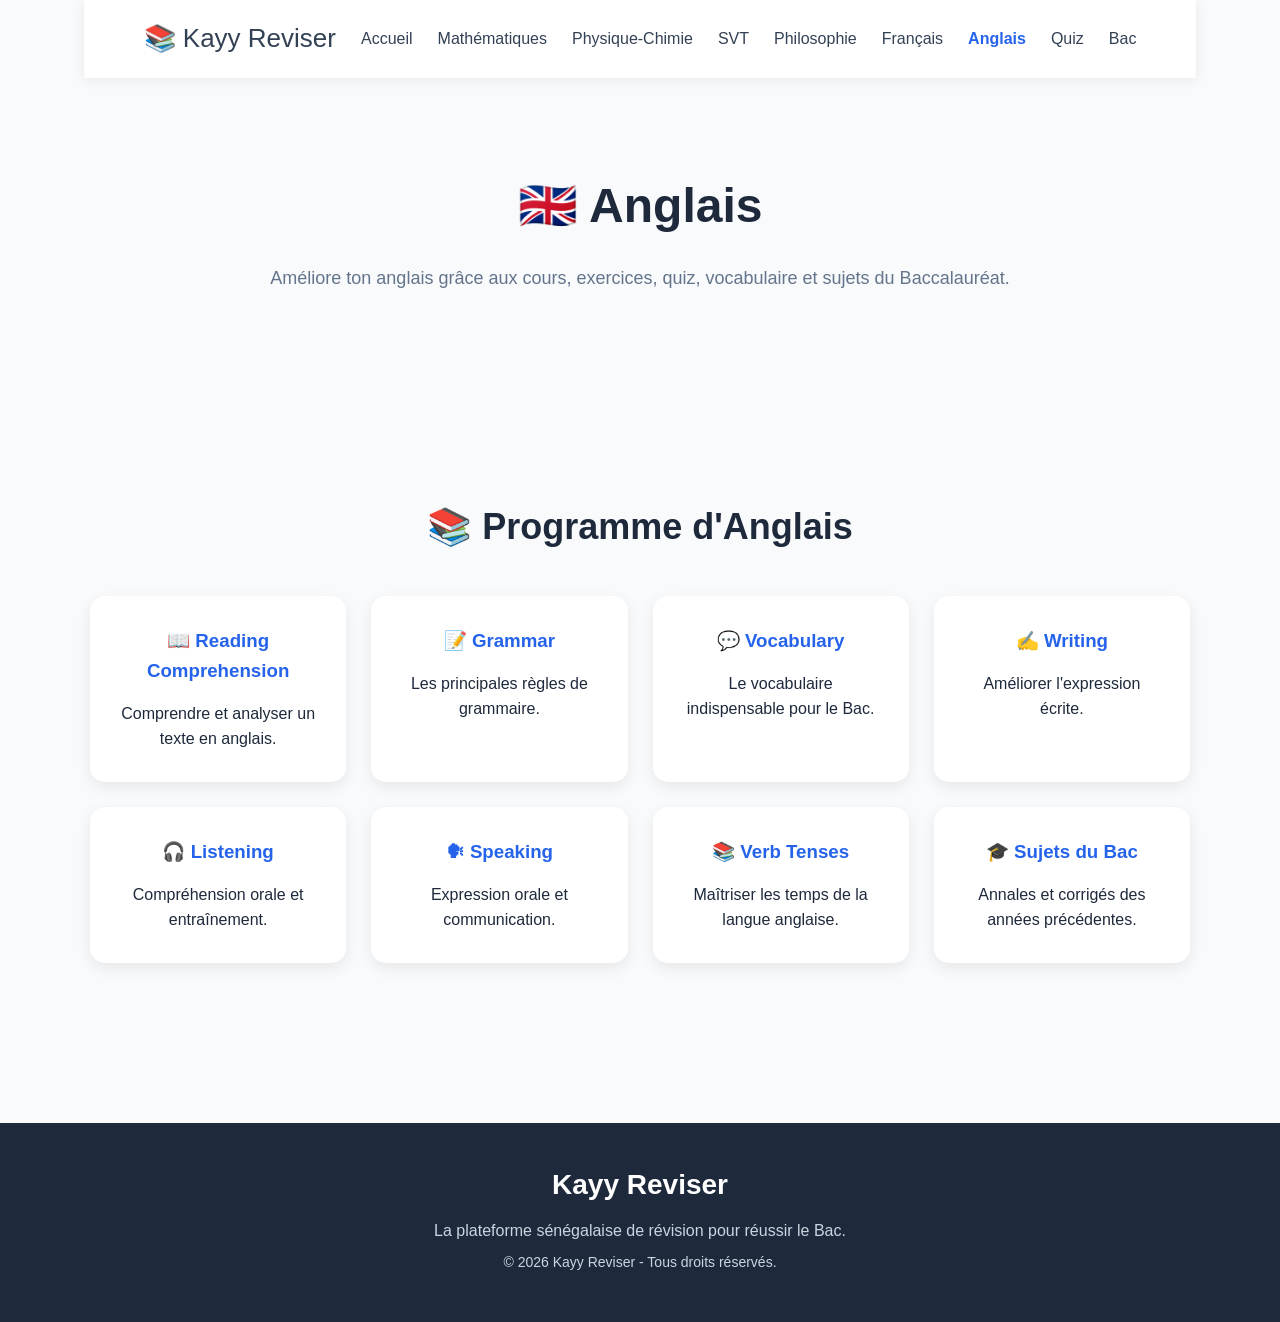
<file: pages/anglais .html>
<!DOCTYPE html>
<html lang="fr">

<head>
    <meta charset="UTF-8">
    <meta name="viewport" content="width=device-width, initial-scale=1.0">
    <title>Anglais | Kayy Reviser</title>
    <link rel="stylesheet" href="../assets/css/style.css">
</head>

<body>

<header>

    <nav class="navbar">

        <div class="logo">
            <a href="../index.html">📚 Kayy Reviser</a>
        </div>

        <ul class="nav-links">
            <li><a href="../index.html">Accueil</a></li>
            <li><a href="mathematiques.html">Mathématiques</a></li>
            <li><a href="physique-chimie.html">Physique-Chimie</a></li>
            <li><a href="svt.html">SVT</a></li>
            <li><a href="philosophie.html">Philosophie</a></li>
            <li><a href="francais.html">Français</a></li>
            <li><a href="anglais.html" class="active">Anglais</a></li>
            <li><a href="quiz.html">Quiz</a></li>
            <li><a href="#">Bac</a></li>
        </ul>

    </nav>

</header>

<section class="hero">

    <h1>🇬🇧 Anglais</h1>

    <p>
        Améliore ton anglais grâce aux cours, exercices,
        quiz, vocabulaire et sujets du Baccalauréat.
    </p>

</section>

<section class="chapters">

    <h2>📚 Programme d'Anglais</h2>

    <div class="subjects-grid">

        <div class="card">
            <h3>📖 Reading Comprehension</h3>
            <p>Comprendre et analyser un texte en anglais.</p>
        </div>

        <div class="card">
            <h3>📝 Grammar</h3>
            <p>Les principales règles de grammaire.</p>
        </div>

        <div class="card">
            <h3>💬 Vocabulary</h3>
            <p>Le vocabulaire indispensable pour le Bac.</p>
        </div>

        <div class="card">
            <h3>✍️ Writing</h3>
            <p>Améliorer l'expression écrite.</p>
        </div>

        <div class="card">
            <h3>🎧 Listening</h3>
            <p>Compréhension orale et entraînement.</p>
        </div>

        <div class="card">
            <h3>🗣 Speaking</h3>
            <p>Expression orale et communication.</p>
        </div>

        <div class="card">
            <h3>📚 Verb Tenses</h3>
            <p>Maîtriser les temps de la langue anglaise.</p>
        </div>

        <div class="card">
            <h3>🎓 Sujets du Bac</h3>
            <p>Annales et corrigés des années précédentes.</p>
        </div>

    </div>

</section>

<footer class="footer">

    <h3>Kayy Reviser</h3>

    <p>La plateforme sénégalaise de révision pour réussir le Bac.</p>

    <p class="copyright">
        © 2026 Kayy Reviser - Tous droits réservés.
    </p>

</footer>
<script src="../assets/js/script.js"></script>

</body>

</html>
</file>
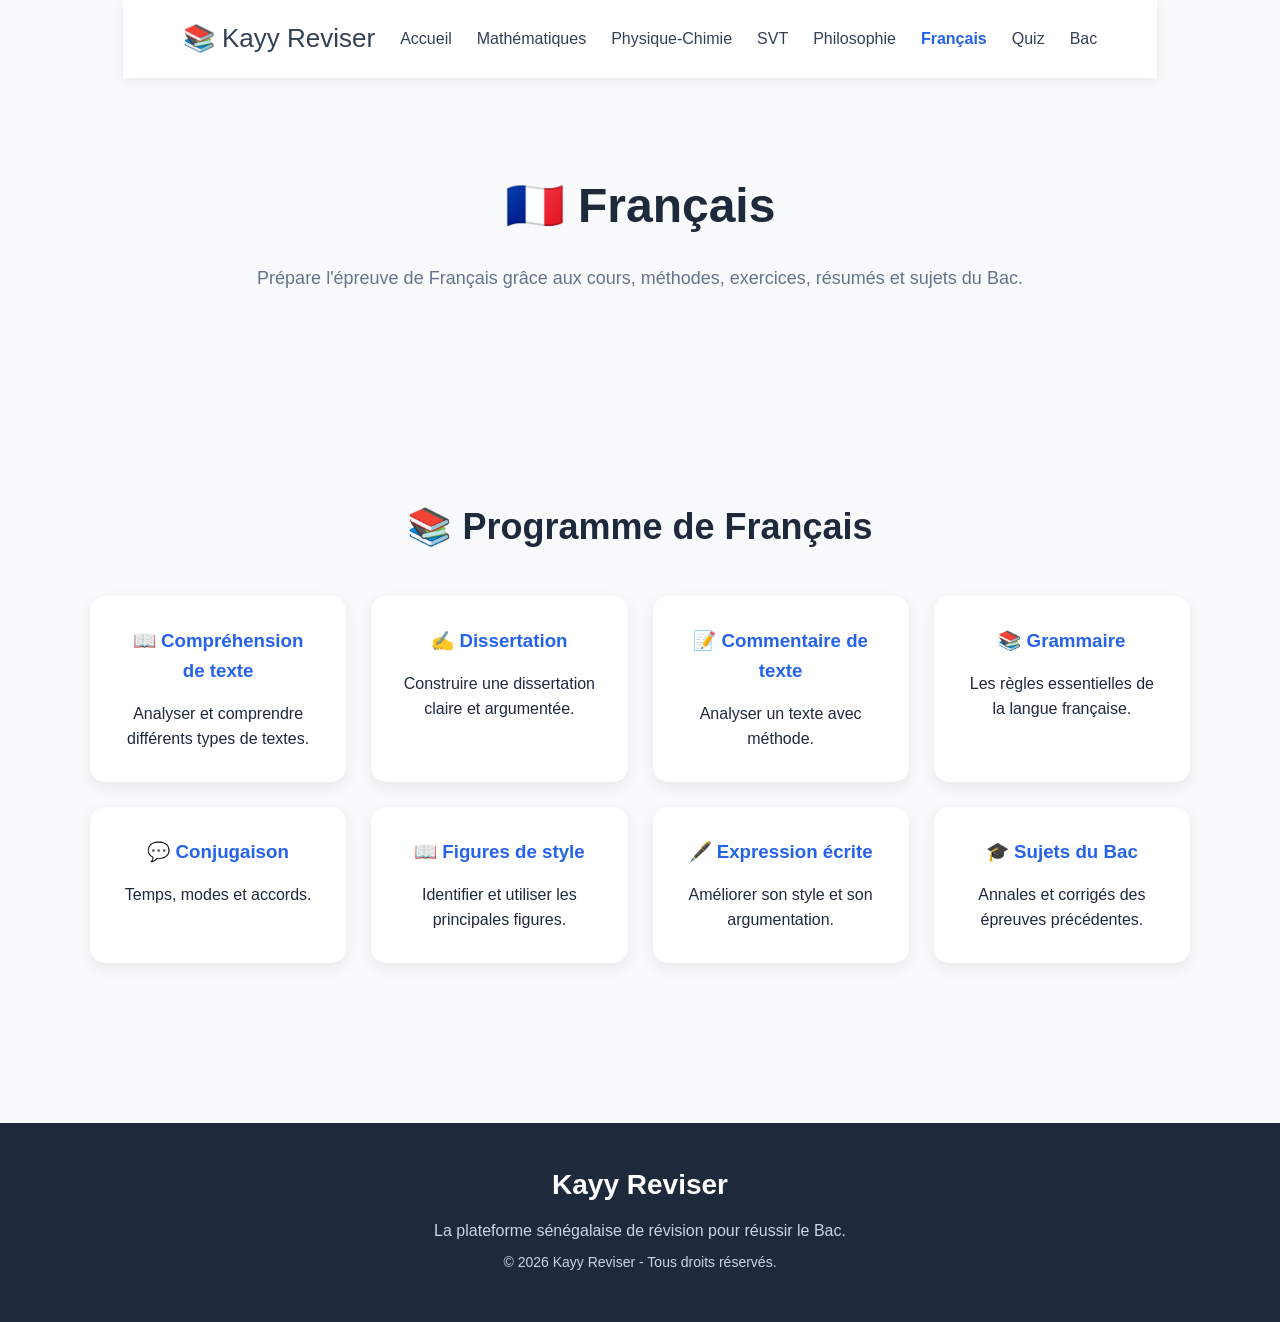
<file: pages/francais .html>
<!DOCTYPE html>
<html lang="fr">

<head>
    <meta charset="UTF-8">
    <meta name="viewport" content="width=device-width, initial-scale=1.0">
    <title>Français | Kayy Reviser</title>
    <link rel="stylesheet" href="../assets/css/style.css">
</head>

<body>

<header>

    <nav class="navbar">

        <div class="logo">
            <a href="../index.html">📚 Kayy Reviser</a>
        </div>

        <ul class="nav-links">
            <li><a href="../index.html">Accueil</a></li>
            <li><a href="mathematiques.html">Mathématiques</a></li>
            <li><a href="physique-chimie.html">Physique-Chimie</a></li>
            <li><a href="svt.html">SVT</a></li>
            <li><a href="philosophie.html">Philosophie</a></li>
            <li><a href="francais.html" class="active">Français</a></li>
            <li><a href="quiz.html">Quiz</a></li>
            <li><a href="#">Bac</a></li>
        </ul>

    </nav>

</header>

<section class="hero">

    <h1>🇫🇷 Français</h1>

    <p>
        Prépare l'épreuve de Français grâce aux cours,
        méthodes, exercices, résumés et sujets du Bac.
    </p>

</section>

<section class="chapters">

    <h2>📚 Programme de Français</h2>

    <div class="subjects-grid">

        <div class="card">
            <h3>📖 Compréhension de texte</h3>
            <p>Analyser et comprendre différents types de textes.</p>
        </div>

        <div class="card">
            <h3>✍️ Dissertation</h3>
            <p>Construire une dissertation claire et argumentée.</p>
        </div>

        <div class="card">
            <h3>📝 Commentaire de texte</h3>
            <p>Analyser un texte avec méthode.</p>
        </div>

        <div class="card">
            <h3>📚 Grammaire</h3>
            <p>Les règles essentielles de la langue française.</p>
        </div>

        <div class="card">
            <h3>💬 Conjugaison</h3>
            <p>Temps, modes et accords.</p>
        </div>

        <div class="card">
            <h3>📖 Figures de style</h3>
            <p>Identifier et utiliser les principales figures.</p>
        </div>

        <div class="card">
            <h3>🖋️ Expression écrite</h3>
            <p>Améliorer son style et son argumentation.</p>
        </div>

        <div class="card">
            <h3>🎓 Sujets du Bac</h3>
            <p>Annales et corrigés des épreuves précédentes.</p>
        </div>

    </div>

</section>

<footer class="footer">

    <h3>Kayy Reviser</h3>

    <p>La plateforme sénégalaise de révision pour réussir le Bac.</p>

    <p class="copyright">
        © 2026 Kayy Reviser - Tous droits réservés.
    </p>

</footer>
<script src="../assets/js/script.js"></script>

</body>

</html>
</file>
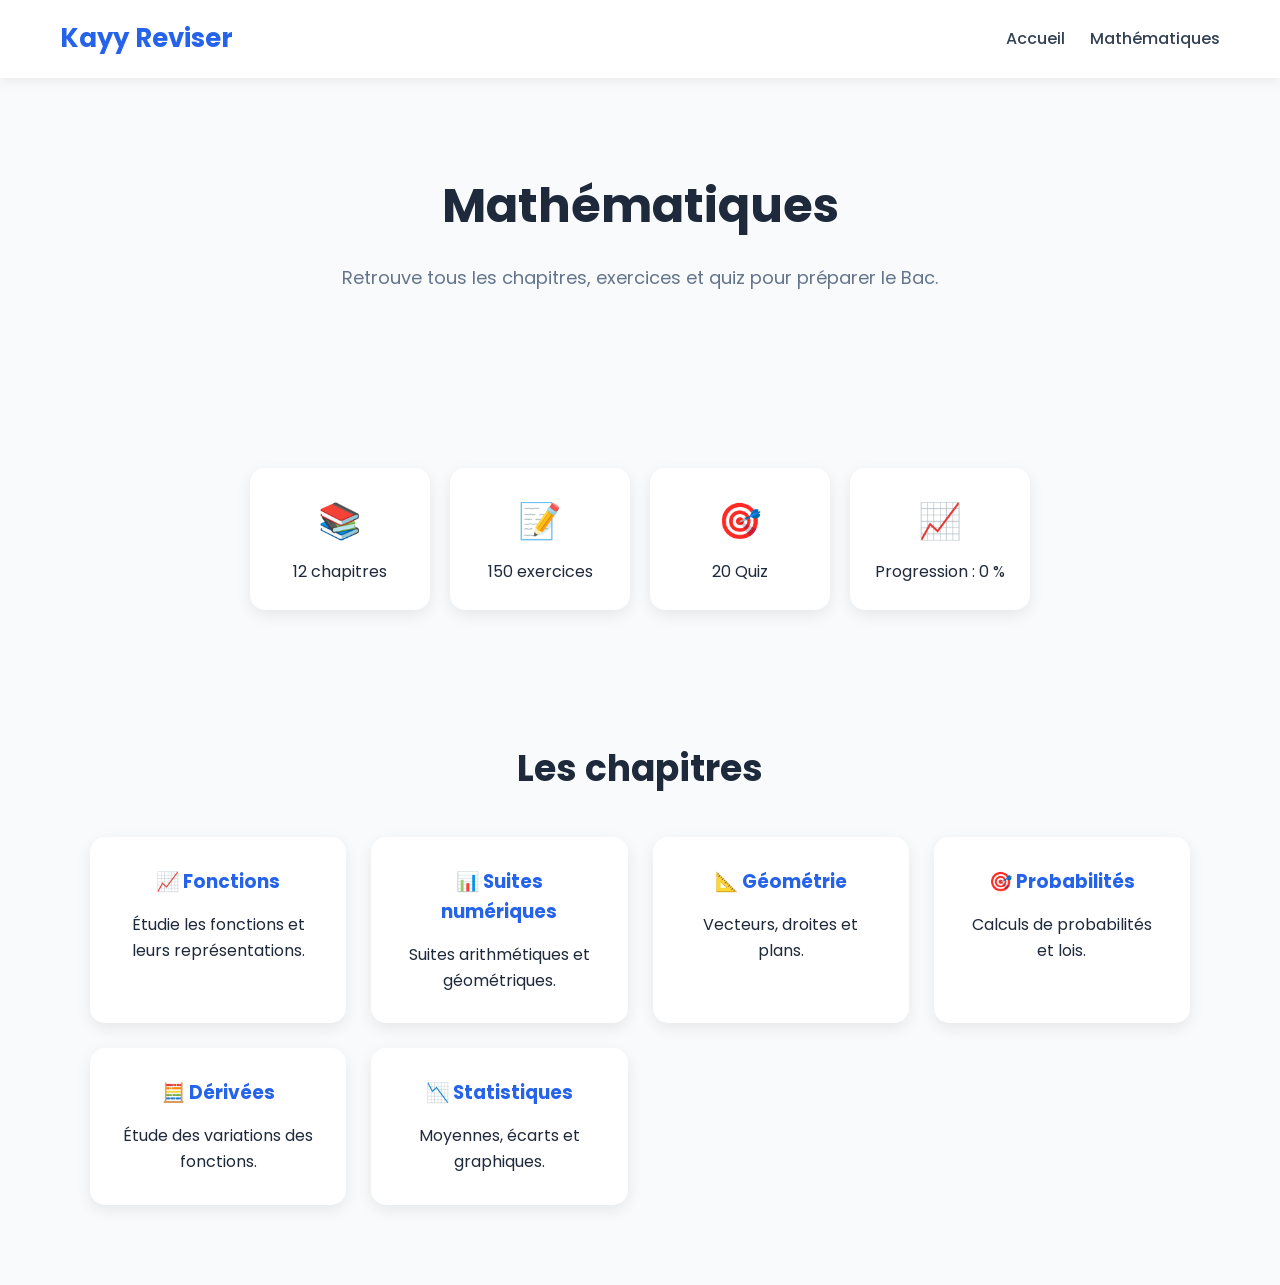
<file: pages/mathematiques.html>
<!DOCTYPE html>
<html lang="fr">

<head>

    <meta charset="UTF-8">

    <meta name="viewport" content="width=device-width, initial-scale=1.0">

    <title>Mathématiques | Kayy Reviser</title>

    <link rel="preconnect" href="https://fonts.googleapis.com">

    <link rel="preconnect" href="https://fonts.gstatic.com" crossorigin>

    <link href="https://fonts.googleapis.com/css2?family=Poppins:wght@300;400;500;600;700&display=swap" rel="stylesheet">

    <link rel="stylesheet" href="../assets/css/style.css">

</head>

<body>

<header class="navbar">

    <div class="logo">

        Kayy Reviser

    </div>

    <nav>

        <a href="../index.html">Accueil</a>

        <a href="#">Mathématiques</a>

    </nav>

</header>


<section class="hero">

    <div class="hero-content">

        <h1>Mathématiques</h1>

        <p>

            Retrouve tous les chapitres, exercices et quiz pour préparer le Bac.

        </p>

    </div>

</section>
<section class="stats">

    <div class="stat-card">
        <h3>📚</h3>
        <p>12 chapitres</p>
    </div>

    <div class="stat-card">
        <h3>📝</h3>
        <p>150 exercices</p>
    </div>

    <div class="stat-card">
        <h3>🎯</h3>
        <p>20 Quiz</p>
    </div>

    <div class="stat-card">
        <h3>📈</h3>
        <p>Progression : 0 %</p>
    </div>

</section>
<section class="chapters">

    <h2>Les chapitres</h2>

    <div class="subjects-grid">

        <div class="card">
            <h3>📈 Fonctions</h3>
            <p>Étudie les fonctions et leurs représentations.</p>
        </div>

        <div class="card">
            <h3>📊 Suites numériques</h3>
            <p>Suites arithmétiques et géométriques.</p>
        </div>

        <div class="card">
            <h3>📐 Géométrie</h3>
            <p>Vecteurs, droites et plans.</p>
        </div>

        <div class="card">
            <h3>🎯 Probabilités</h3>
            <p>Calculs de probabilités et lois.</p>
        </div>

        <div class="card">
            <h3>🧮 Dérivées</h3>
            <p>Étude des variations des fonctions.</p>
        </div>

        <div class="card">
            <h3>📉 Statistiques</h3>
            <p>Moyennes, écarts et graphiques.</p>
        </div>

    </div>

</section>
<script src="../assets/js/script.js"></script>

</body>

</html>
</file>
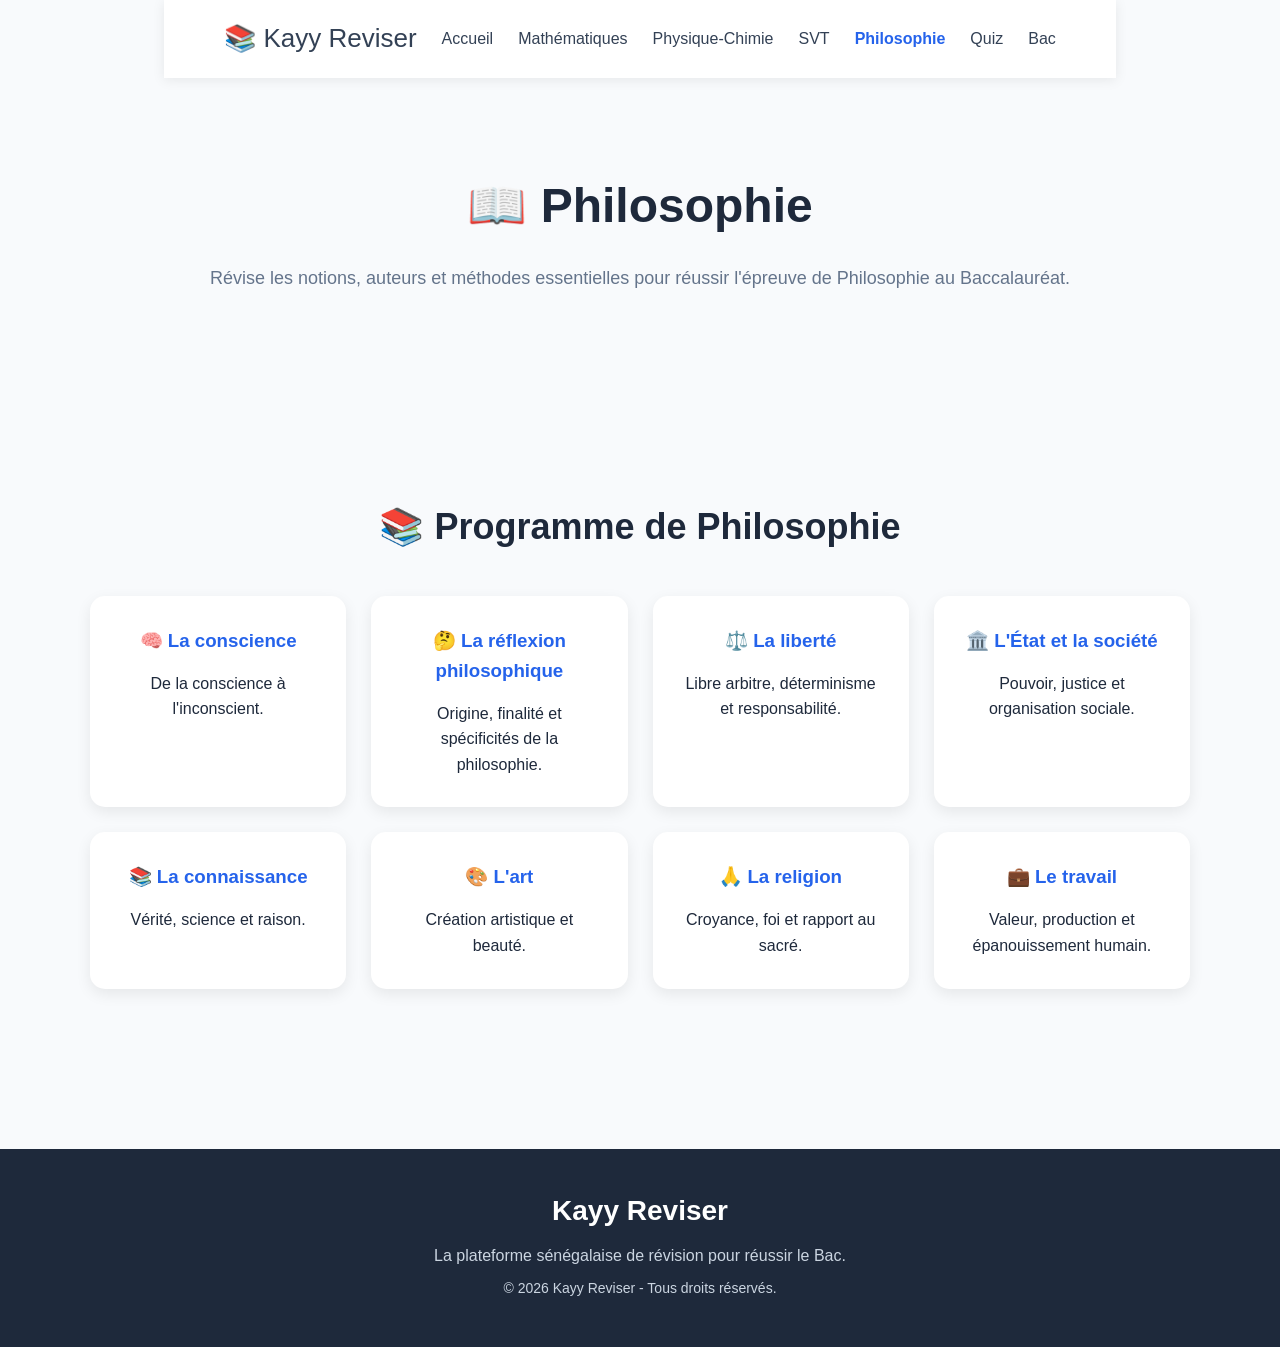
<file: pages/philosophie.html>
<!DOCTYPE html>
<html lang="fr">

<head>
    <meta charset="UTF-8">
    <meta name="viewport" content="width=device-width, initial-scale=1.0">
    <title>Philosophie | Kayy Reviser</title>
    <link rel="stylesheet" href="../assets/css/style.css">
</head>

<body>

<header>

    <nav class="navbar">

        <div class="logo">
            <a href="../index.html">📚 Kayy Reviser</a>
        </div>

        <ul class="nav-links">
            <li><a href="../index.html">Accueil</a></li>
            <li><a href="mathematiques.html">Mathématiques</a></li>
            <li><a href="physique-chimie.html">Physique-Chimie</a></li>
            <li><a href="svt.html">SVT</a></li>
            <li><a href="philosophie.html" class="active">Philosophie</a></li>
            <li><a href="quiz.html">Quiz</a></li>
            <li><a href="#">Bac</a></li>
        </ul>

    </nav>

</header>

<section class="hero">

    <h1>📖 Philosophie</h1>

    <p>
        Révise les notions, auteurs et méthodes essentielles
        pour réussir l'épreuve de Philosophie au Baccalauréat.
    </p>

</section>

<section class="chapters">

    <h2>📚 Programme de Philosophie</h2>

    <div class="subjects-grid">

        <div class="card">
            <h3>🧠 La conscience</h3>
            <p>De la conscience à l'inconscient.</p>
        </div>

        <div class="card">
            <h3>🤔 La réflexion philosophique</h3>
            <p>Origine, finalité et spécificités de la philosophie.</p>
        </div>

        <div class="card">
            <h3>⚖️ La liberté</h3>
            <p>Libre arbitre, déterminisme et responsabilité.</p>
        </div>

        <div class="card">
            <h3>🏛️ L'État et la société</h3>
            <p>Pouvoir, justice et organisation sociale.</p>
        </div>

        <div class="card">
            <h3>📚 La connaissance</h3>
            <p>Vérité, science et raison.</p>
        </div>

        <div class="card">
            <h3>🎨 L'art</h3>
            <p>Création artistique et beauté.</p>
        </div>

        <div class="card">
            <h3>🙏 La religion</h3>
            <p>Croyance, foi et rapport au sacré.</p>
        </div>

        <div class="card">
            <h3>💼 Le travail</h3>
            <p>Valeur, production et épanouissement humain.</p>
        </div>

    </div>

</section>

<footer class="footer">

    <h3>Kayy Reviser</h3>

    <p>La plateforme sénégalaise de révision pour réussir le Bac.</p>

    <p class="copyright">
        © 2026 Kayy Reviser - Tous droits réservés.
    </p>

</footer>
<script src="../assets/js/script.js"></script>

</body>

</html>
</file>
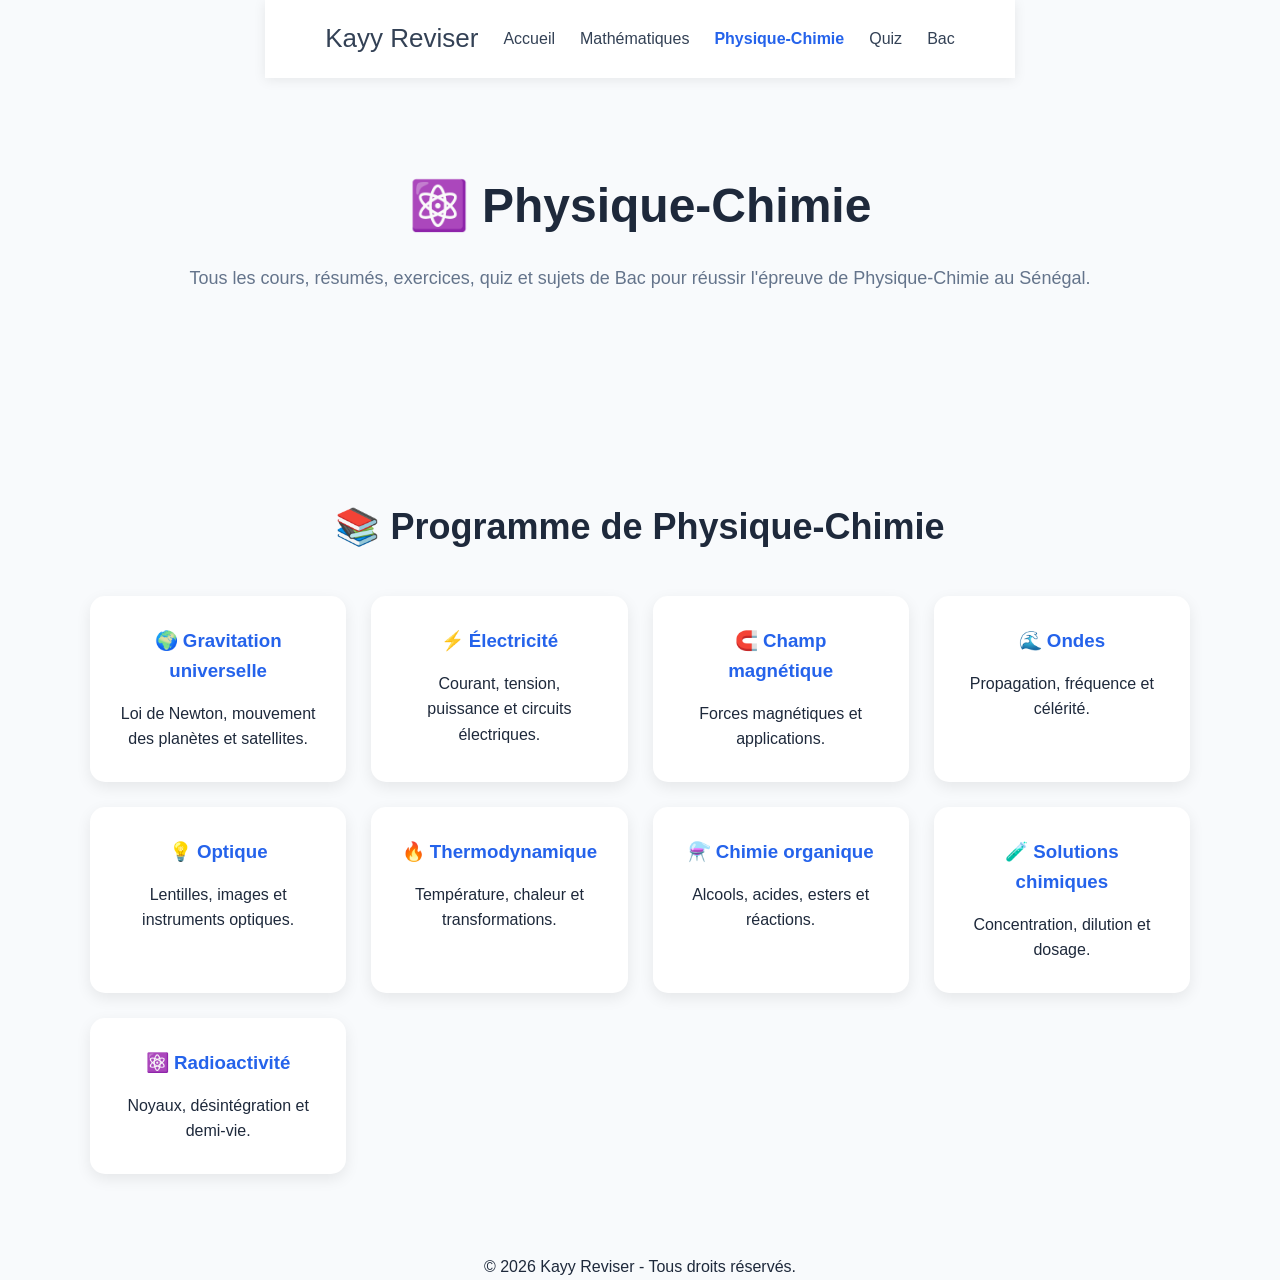
<file: pages/physique-chimie.html>
<!DOCTYPE html>
<html lang="fr">

<head>

    <meta charset="UTF-8">

    <meta name="viewport" content="width=device-width, initial-scale=1.0">

    <title>Physique-Chimie | Kayy Reviser</title>

    <link rel="stylesheet" href="../assets/css/style.css">

</head>

<body>

<header>
    <nav class="navbar">
        <div class="logo">
            <a href="../index.html">Kayy Reviser</a>
        </div>

        <ul class="nav-links">
            <li><a href="../index.html">Accueil</a></li>
            <li><a href="mathematiques.html">Mathématiques</a></li>
            <li><a href="physique-chimie.html" class="active">Physique-Chimie</a></li>
            <li><a href="quiz.html">Quiz</a></li>
            <li><a href="#">Bac</a></li>
        </ul>
    </nav>
</header>

<section class="hero">
    <h1>⚛️ Physique-Chimie</h1>

    <p>
        Tous les cours, résumés, exercices, quiz et sujets de Bac
        pour réussir l'épreuve de Physique-Chimie au Sénégal.
    </p>
</section>

<section class="chapters">

    <h2>📚 Programme de Physique-Chimie</h2>

    <div class="subjects-grid">

        <a href="#" class="card">
            <h3>🌍 Gravitation universelle</h3>
            <p>Loi de Newton, mouvement des planètes et satellites.</p>
        </a>

        <a href="#" class="card">
            <h3>⚡ Électricité</h3>
            <p>Courant, tension, puissance et circuits électriques.</p>
        </a>

        <a href="#" class="card">
            <h3>🧲 Champ magnétique</h3>
            <p>Forces magnétiques et applications.</p>
        </a>

        <a href="#" class="card">
            <h3>🌊 Ondes</h3>
            <p>Propagation, fréquence et célérité.</p>
        </a>

        <a href="#" class="card">
            <h3>💡 Optique</h3>
            <p>Lentilles, images et instruments optiques.</p>
        </a>

        <a href="#" class="card">
            <h3>🔥 Thermodynamique</h3>
            <p>Température, chaleur et transformations.</p>
        </a>

        <a href="#" class="card">
            <h3>⚗️ Chimie organique</h3>
            <p>Alcools, acides, esters et réactions.</p>
        </a>

        <a href="#" class="card">
            <h3>🧪 Solutions chimiques</h3>
            <p>Concentration, dilution et dosage.</p>
        </a>

        <a href="#" class="card">
            <h3>⚛️ Radioactivité</h3>
            <p>Noyaux, désintégration et demi-vie.</p>
        </a>

    </div>

</section>
<footer>
    <p>© 2026 Kayy Reviser - Tous droits réservés.</p>
</footer>
<script src="../assets/js/script.js"></script>

</body>
</html>
</body>

</html>
</file>
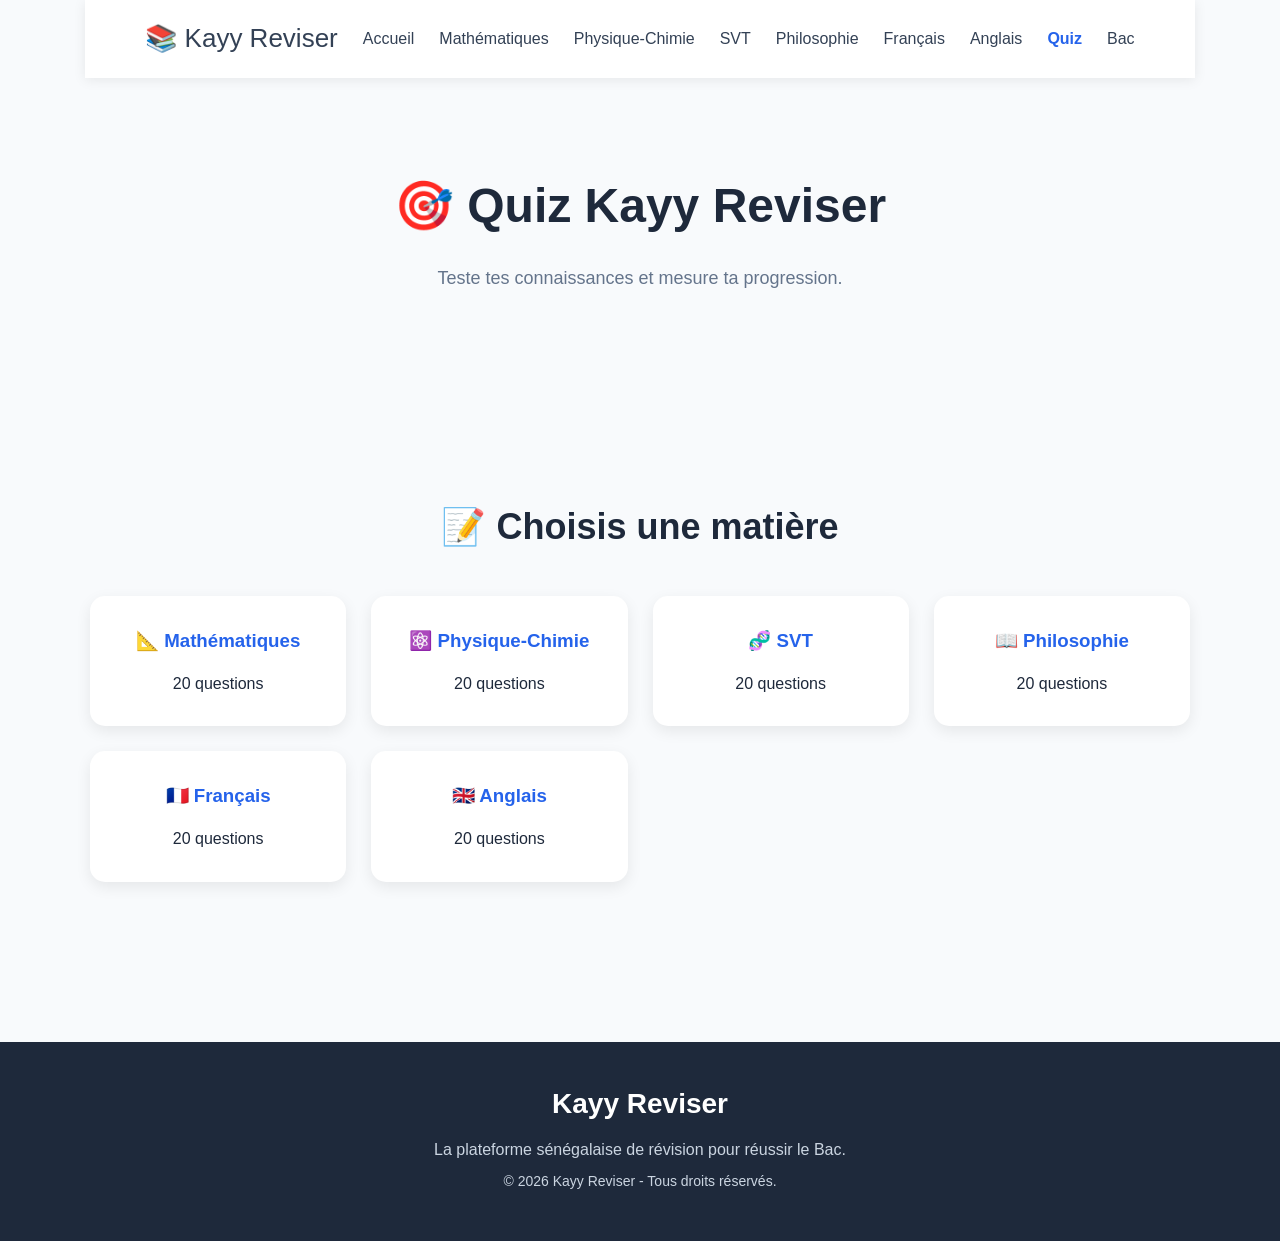
<file: pages/quiz.html>
<!DOCTYPE html>
<html lang="fr">

<head>
    <meta charset="UTF-8">
    <meta name="viewport" content="width=device-width, initial-scale=1.0">
    <title>Quiz | Kayy Reviser</title>
    <link rel="stylesheet" href="../assets/css/style.css">
</head>

<body>

<header>

    <nav class="navbar">

        <div class="logo">
            <a href="../index.html">📚 Kayy Reviser</a>
        </div>

        <ul class="nav-links">
            <li><a href="../index.html">Accueil</a></li>
            <li><a href="mathematiques.html">Mathématiques</a></li>
            <li><a href="physique-chimie.html">Physique-Chimie</a></li>
            <li><a href="svt.html">SVT</a></li>
            <li><a href="philosophie.html">Philosophie</a></li>
            <li><a href="francais.html">Français</a></li>
            <li><a href="anglais.html">Anglais</a></li>
            <li><a href="quiz.html" class="active">Quiz</a></li>
            <li><a href="#">Bac</a></li>
        </ul>

    </nav>

</header>

<section class="hero">

    <h1>🎯 Quiz Kayy Reviser</h1>

    <p>
        Teste tes connaissances et mesure ta progression.
    </p>

</section>

<section class="chapters">

    <h2>📝 Choisis une matière</h2>

    <div class="subjects-grid">

        <a href="#" class="card" data-subject="math">
            <h3>📐 Mathématiques</h3>
            <p>20 questions</p>
        </a>

        <a href="#" class="card" data-subject="pc">
            <h3>⚛️ Physique-Chimie</h3>
            <p>20 questions</p>
        </a>

        <a href="#" class="card" data-subject="svt">
            <h3>🧬 SVT</h3>
            <p>20 questions</p>
        </a>

        <a href="#" class="card" data-subject="philo">
            <h3>📖 Philosophie</h3>
            <p>20 questions</p>
        </a>

        <a href="#" class="card" data-subject="fr">
            <h3>🇫🇷 Français</h3>
            <p>20 questions</p>
        </a>

        <a href="#" class="card" data-subject="en">
            <h3>🇬🇧 Anglais</h3>
            <p>20 questions</p>
        </a>

    </div>

</section>

<section id="quiz-container" style="display:none;">
    <p id="progress"></p>
    <div class="progress-bar">
    <div id="progress-fill"></div>
</div>

    <h2 id="question"></h2>

    <div id="answers"></div>

    <button id="next-btn" class="btn-primary">
        Question suivante
    </button>
    <button id="restart-btn" class="btn-secondary" style="display:none;">
    🔄 Recommencer
</button>

</section>

<footer class="footer">

    <h3>Kayy Reviser</h3>

    <p>La plateforme sénégalaise de révision pour réussir le Bac.</p>

    <p class="copyright">
        © 2026 Kayy Reviser - Tous droits réservés.
    </p>

</footer>

<button id="backToTop" class="back-to-top">↑</button>

<script src="../assets/js/script.js"></script>

</body>

</html>
</file>
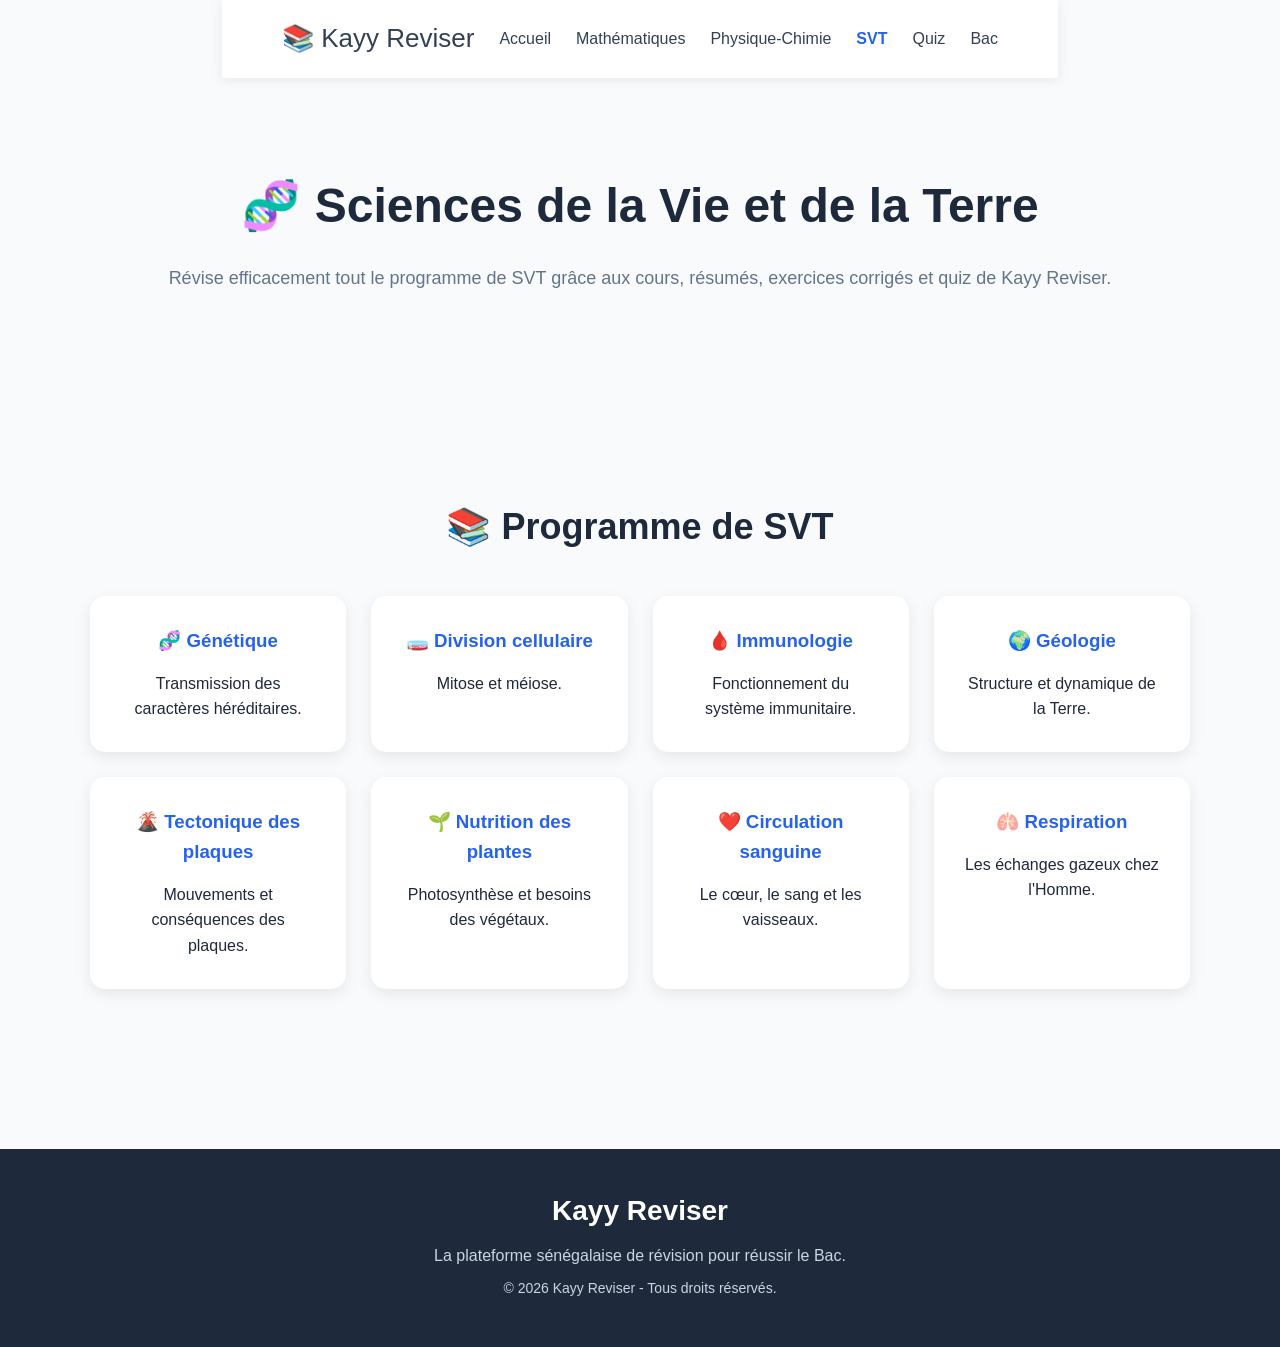
<file: pages/svt.html>
<!DOCTYPE html>
<html lang="fr">

<head>
    <meta charset="UTF-8">
    <meta name="viewport" content="width=device-width, initial-scale=1.0">
    <title>SVT | Kayy Reviser</title>
    <link rel="stylesheet" href="../assets/css/style.css">
</head>

<body>
    <header>

    <nav class="navbar">

        <div class="logo">
            <a href="../index.html">📚 Kayy Reviser</a>
        </div>

        <ul class="nav-links">
            <li><a href="../index.html">Accueil</a></li>
            <li><a href="mathematiques.html">Mathématiques</a></li>
            <li><a href="physique-chimie.html">Physique-Chimie</a></li>
            <li><a href="svt.html" class="active">SVT</a></li>
            <li><a href="quiz.html">Quiz</a></li>
            <li><a href="#">Bac</a></li>
        </ul>

    </nav>

</header>
<section class="hero">

    <h1>🧬 Sciences de la Vie et de la Terre</h1>

    <p>
        Révise efficacement tout le programme de SVT grâce aux cours,
        résumés, exercices corrigés et quiz de Kayy Reviser.
    </p>

</section>
<section class="chapters">

    <h2>📚 Programme de SVT</h2>

    <div class="subjects-grid">

        <div class="card">
            <h3>🧬 Génétique</h3>
            <p>Transmission des caractères héréditaires.</p>
        </div>

        <div class="card">
            <h3>🧫 Division cellulaire</h3>
            <p>Mitose et méiose.</p>
        </div>

        <div class="card">
            <h3>🩸 Immunologie</h3>
            <p>Fonctionnement du système immunitaire.</p>
        </div>

        <div class="card">
            <h3>🌍 Géologie</h3>
            <p>Structure et dynamique de la Terre.</p>
        </div>

        <div class="card">
            <h3>🌋 Tectonique des plaques</h3>
            <p>Mouvements et conséquences des plaques.</p>
        </div>

        <div class="card">
            <h3>🌱 Nutrition des plantes</h3>
            <p>Photosynthèse et besoins des végétaux.</p>
        </div>

        <div class="card">
            <h3>❤️ Circulation sanguine</h3>
            <p>Le cœur, le sang et les vaisseaux.</p>
        </div>

        <div class="card">
            <h3>🫁 Respiration</h3>
            <p>Les échanges gazeux chez l'Homme.</p>
        </div>

    </div>

</section>
<footer class="footer">

    <h3>Kayy Reviser</h3>

    <p>La plateforme sénégalaise de révision pour réussir le Bac.</p>

    <p class="copyright">
        © 2026 Kayy Reviser - Tous droits réservés.
    </p>

</footer>
<script src="../assets/js/script.js"></script>

</body>

</html>
</file>
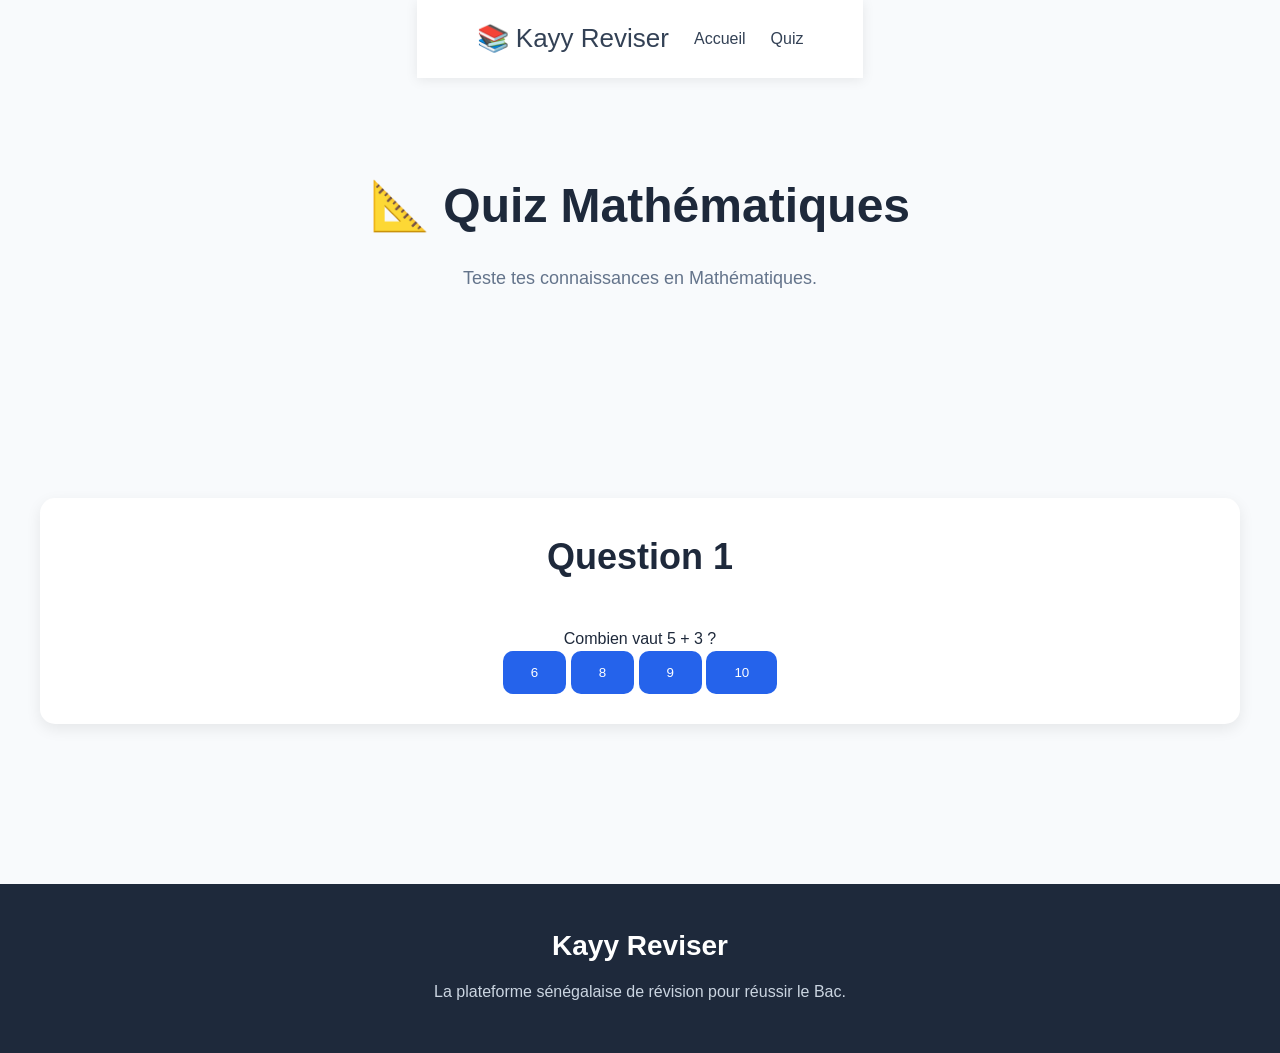
<file: quiz/mathematiques.html>
<!DOCTYPE html>
<html lang="fr">

<head>
    <meta charset="UTF-8">
    <meta name="viewport" content="width=device-width, initial-scale=1.0">
    <title>Quiz Mathématiques | Kayy Reviser</title>

    <link rel="stylesheet" href="../assets/css/style.css">
</head>

<body>

<header>

    <nav class="navbar">

        <div class="logo">
            <a href="../index.html">📚 Kayy Reviser</a>
        </div>

        <ul class="nav-links">
            <li><a href="../index.html">Accueil</a></li>
            <li><a href="../pages/quiz.html">Quiz</a></li>
        </ul>

    </nav>

</header>

<section class="hero">

    <h1>📐 Quiz Mathématiques</h1>

    <p>
        Teste tes connaissances en Mathématiques.
    </p>

</section>

<section class="chapters">

    <div class="card">

        <h2>Question 1</h2>

        <p>Combien vaut 5 + 3 ?</p>

        <button class="btn-primary">6</button>

        <button class="btn-primary">8</button>

        <button class="btn-primary">9</button>

        <button class="btn-primary">10</button>

    </div>

</section>

<footer class="footer">

    <h3>Kayy Reviser</h3>

    <p>La plateforme sénégalaise de révision pour réussir le Bac.</p>

</footer>

<script src="../assets/js/script.js"></script>

</body>

</html>
</file>
<file: assets/css/style.css>
/* ===== RESET ===== */

* {
    margin: 0;
    padding: 0;
    box-sizing: border-box;
}

body {
    font-family: 'Poppins', sans-serif;
    background: #F8FAFC;
    color: #1E293B;
    display: flex;
    flex-direction: column;
    align-items: center;
    line-height: 1.6;
}

a {
    text-decoration: none;
    color: inherit;
}

button {
    cursor: pointer;
    border: none;
    font-family: inherit;
}
/* ===== NAVBAR ===== */







.auth button {
    margin-left: 10px;
    padding: 8px 14px;
    border-radius: 8px;
    font-weight: 500;
}

.btn-login {
    background: transparent;
    border: 1px solid #2563EB;
    color: #2563EB;
}

.btn-register {
    background: #2563EB;
    color: white;
}

/* ===== NAVBAR ===== */

.navbar{
    width:100%;
    background:white;
    padding:18px 60px;

    display:flex;
    justify-content:space-between;
    align-items:center;

    box-shadow:0 2px 12px rgba(0,0,0,.08);
    position:sticky;
    top:0;
    z-index:100;
}

.logo{
    color:#2563EB;
    font-size:26px;
    font-weight:700;
}
.nav-links{
    list-style:none;
    display:flex;
    gap:25px;
    align-items:center;
}

.nav-links li{
    list-style:none;
}

.nav-links a{
    color:#334155;
    font-weight:500;
    transition:.3s;
}

.nav-links a:hover{
    color:#2563EB;
}

.nav-links .active{
    color:#2563EB;
    font-weight:700;
}

nav{
    display:flex;
    gap:25px;
}

nav a{

    color:#334155;
    font-weight:500;
    transition:.3s;

}

nav a:hover{

    color:#2563EB;

}
/* ===== HERO ===== */

.hero{
    width:100%;
    text-align:center;
    padding:90px 20px;
}

.hero h1{
    font-size:48px;
    color:#1E293B;
    margin-bottom:20px;
}

.hero p{
    font-size:18px;
    color:#64748B;
    margin-bottom:35px;
}

.hero-buttons{
    display:flex;
    justify-content:center;
    gap:20px;
}

.btn-primary{
    background:#2563EB;
    color:white;
    padding:14px 28px;
    border-radius:10px;
}

.btn-secondary{
    background:white;
    color:#2563EB;
    border:2px solid #2563EB;
    padding:14px 28px;
    border-radius:10px;
}
/* ===== EFFETS DES BOUTONS ===== */

.btn-primary:hover{
    background:#1E40AF;
    transform:translateY(-3px);
    transition:0.3s;
}

.btn-secondary:hover{
    background:#2563EB;
    color:white;
    transform:translateY(-3px);
    transition:0.3s;
}
/* ===== MATIÈRES ===== */

.subjects{
    width:100%;
    padding:80px 40px;
    text-align:center;
}

.subjects h2{
    font-size:36px;
    margin-bottom:40px;
    color:#1E293B;
}

.subjects-grid{
    display:grid;
    grid-template-columns:repeat(auto-fit,minmax(250px,1fr));
    gap:25px;
    max-width:1100px;
    margin:auto;
}

.card{
    display:block;
    background:white;
    padding:30px;
    border-radius:15px;
    box-shadow:0 5px 15px rgba(0,0,0,.08);
    transition:.3s;
    text-decoration:none;
    color:inherit;
}

.card:hover{
    transform:translateY(-8px);
    box-shadow:0 10px 25px rgba(37,99,235,.20);
}

.card h3{
    color:#2563EB;
    margin-bottom:15px;
}
/* ===== POURQUOI KAYY REVISER ===== */

.features{
    width:100%;
    padding:80px 40px;
    background:#EFF6FF;
    text-align:center;
}

.features h2{
    font-size:36px;
    margin-bottom:40px;
    color:#1E293B;
}

.features-grid{
    display:grid;
    grid-template-columns:repeat(auto-fit,minmax(280px,1fr));
    gap:25px;
    max-width:1100px;
    margin:auto;
}

.feature{
    background:white;
    padding:30px;
    border-radius:15px;
    box-shadow:0 5px 15px rgba(0,0,0,.08);
    transition:.3s;
}

.feature:hover{
    transform:translateY(-8px);
}

.feature h3{
    color:#2563EB;
    margin-bottom:15px;
}
/* ===== FOOTER ===== */

.footer{
    width:100%;
    background:#1E293B;
    color:white;
    text-align:center;
    padding:40px 20px;
    margin-top:80px;
}

.footer h3{
    font-size:28px;
    margin-bottom:10px;
}

.footer p{
    color:#CBD5E1;
    margin:8px 0;
}

.copyright{
    margin-top:20px;
    font-size:14px;
}
/* ===== CHAPITRES ===== */

.chapters{
    width:100%;
    padding:80px 40px;
    text-align:center;
}

.chapters h2{
    font-size:36px;
    margin-bottom:40px;
    color:#1E293B;
}
.card-link{
    text-decoration: none;
    color: inherit;
}
/* ===== STATISTIQUES ===== */

.stats{

    display:grid;

    grid-template-columns:repeat(auto-fit,minmax(150px,1fr));
    gap:20px;

    max-width:1100px;

    margin:50px auto;

    padding:0 30px;

}

.stat-card{

    background:white;

    border-radius:15px;

    padding:25px;

    text-align:center;

    box-shadow:0 5px 15px rgba(0,0,0,.08);

    transition:.3s;

}

.stat-card:hover{

    transform:translateY(-6px);

}

.stat-card h3{

    font-size:35px;

    margin-bottom:10px;

}
/* ===========================
   RESPONSIVE
=========================== */
@media (max-width:768px){

    body{
        overflow-x:hidden;
    }

    .navbar{
        flex-direction:column;
        gap:15px;
        padding:20px;
    }

    .nav-links{
        flex-wrap:wrap;
        justify-content:center;
        gap:15px;
    }

    .hero h1{
        font-size:36px;
    }

    .hero p{
        font-size:16px;
    }

    .subjects,
    .features,
    .chapters{
        padding:60px 20px;
    }

    .stats{
        grid-template-columns:1fr 1fr;
        padding:0 20px;
    }

}
/* ===== BOUTON RETOUR EN HAUT ===== */

.back-to-top{
    position:fixed;
    bottom:25px;
    right:25px;
    width:50px;
    height:50px;
    border:none;
    border-radius:50%;
    background:#2563EB;
    color:white;
    font-size:22px;
    cursor:pointer;
    display:none;
    box-shadow:0 5px 15px rgba(0,0,0,.2);
    transition:.3s;
}

.back-to-top:hover{
    background:#1E40AF;
}
/* ===== BARRE DE PROGRESSION ===== */

.progress-bar{

    width:100%;
    max-width:700px;
    height:12px;

    background:#E2E8F0;

    border-radius:20px;

    margin:15px auto 35px;

    overflow:hidden;

}

#progress-fill{

    width:0%;

    height:100%;

    background:#2563EB;

    transition:width .4s ease;

}
</file>
